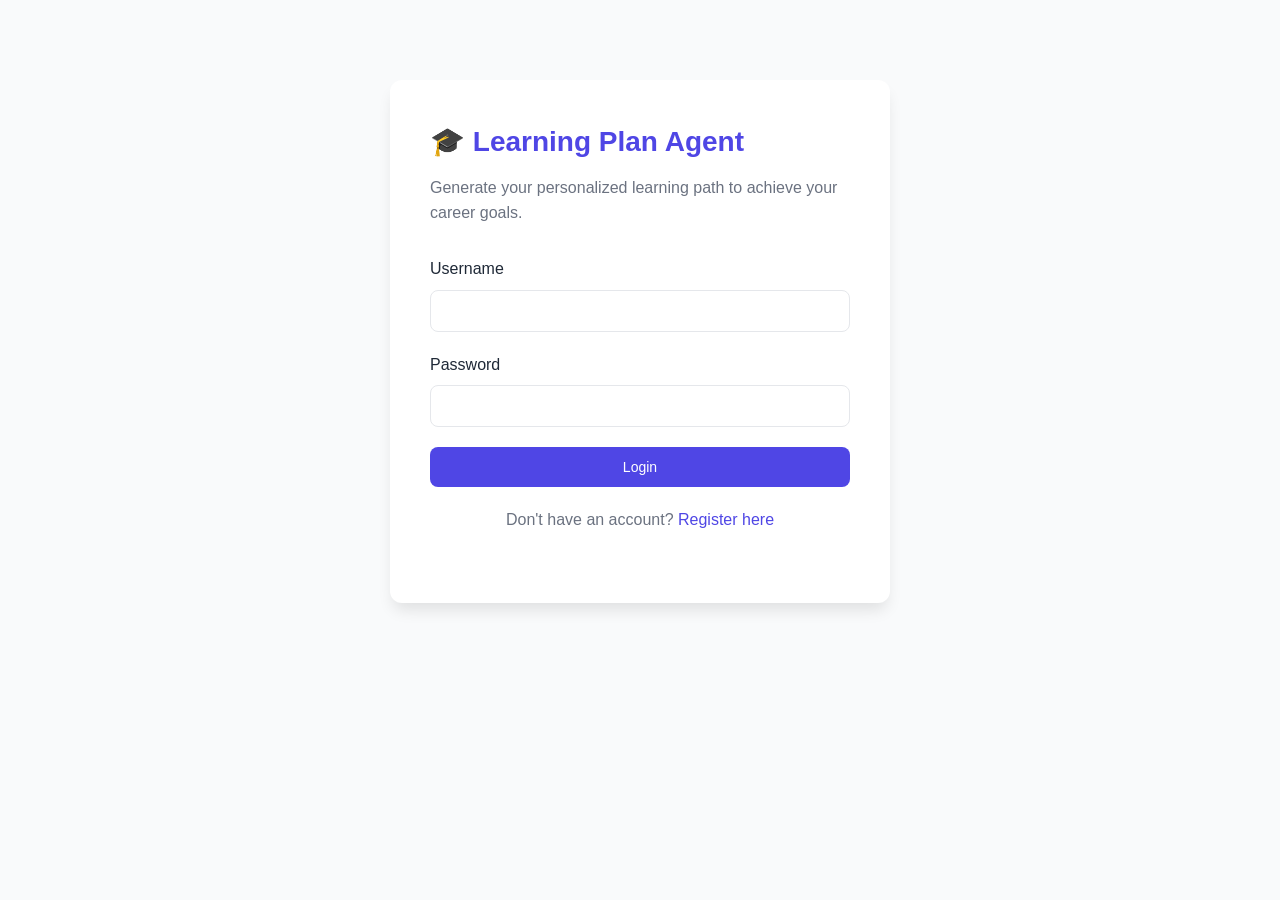
<file: frontend/index.html>
<!-- File: c:/Users/work/Documents/lp-agent/frontend/index.html -->
<!-- Purpose: Landing page and Login/Registration. -->

<!DOCTYPE html>
<html lang="en">
<head>
    <meta charset="UTF-8">
    <meta name="viewport" content="width=device-width, initial-scale=1.0">
    <title>Learning Plan Agent - Login</title>
    <link rel="stylesheet" href="css/styles.css">
</head>
<body>
    <div class="container">
        <h1>🎓 Learning Plan Agent</h1>
        <p>Generate your personalized learning path to achieve your career goals.</p>
        
        <div id="alertContainer"></div>
        
        <!-- Login Form -->
        <form id="loginForm" class="auth-form">
            <div class="form-group">
                <label for="loginUsername">Username</label>
                <input type="text" id="loginUsername" required autocomplete="username">
            </div>
            <div class="form-group">
                <label for="loginPassword">Password</label>
                <input type="password" id="loginPassword" required autocomplete="current-password">
            </div>
            <button type="submit" id="loginBtn">Login</button>
        </form>
        
        <p style="text-align: center; margin-top: 20px; color: #6b7280;">
            Don't have an account? <a href="#" id="showRegister" style="color: #4f46e5; text-decoration: none; font-weight: 500;">Register here</a>
        </p>
        
        <!-- Registration Form (Hidden by default) -->
        <form id="registerForm" class="auth-form hidden">
            <div class="form-group">
                <label for="regUsername">Username</label>
                <input type="text" id="regUsername" required autocomplete="username">
            </div>
            <div class="form-group">
                <label for="regPassword">Password</label>
                <input type="password" id="regPassword" required autocomplete="new-password">
            </div>
            <div class="form-group">
                <label for="currentRole">Current Role</label>
                <input type="text" id="currentRole" placeholder="e.g., Software Developer">
            </div>
            <div class="form-group">
                <label for="targetRole">Target Role</label>
                <input type="text" id="targetRole" placeholder="e.g., Machine Learning Engineer" required>
            </div>
            <div class="form-group">
                <label for="experience">Years of Experience</label>
                <input type="number" id="experience" min="0" max="50" value="0">
            </div>
            <button type="submit" id="registerBtn">Create Account</button>
        </form>
        
        <p style="text-align: center; margin-top: 20px; color: #6b7280;" id="backToLogin" class="hidden">
            Already have an account? <a href="#" id="showLogin" style="color: #4f46e5; text-decoration: none; font-weight: 500;">Login here</a>
        </p>
    </div>

    <script src="js/app.js"></script>
</body>
</html>
</file>
<file: frontend/css/styles.css>
/* File: c:/Users/work/Documents/lp-agent/frontend/css/styles.css */
/* Purpose: Styling for the Learning Plan Agent UI. */

:root {
    --primary-color: #4f46e5;
    --primary-hover: #4338ca;
    --secondary-color: #10b981;
    --danger-color: #ef4444;
    --text-primary: #1f2937;
    --text-secondary: #6b7280;
    --bg-light: #f9fafb;
    --bg-white: #ffffff;
    --border-color: #e5e7eb;
    --shadow: 0 1px 3px 0 rgba(0, 0, 0, 0.1);
    --shadow-lg: 0 10px 15px -3px rgba(0, 0, 0, 0.1);
}

* {
    margin: 0;
    padding: 0;
    box-sizing: border-box;
}

body {
    font-family: 'Inter', -apple-system, BlinkMacSystemFont, 'Segoe UI', Roboto, sans-serif;
    background: var(--bg-light);
    color: var(--text-primary);
    line-height: 1.6;
}

/* Container */
.container {
    width: 100%;
    max-width: 500px;
    margin: 80px auto;
    background: var(--bg-white);
    padding: 40px;
    border-radius: 12px;
    box-shadow: var(--shadow-lg);
}

.container h1 {
    color: var(--primary-color);
    margin-bottom: 10px;
    font-size: 28px;
}

.container p {
    color: var(--text-secondary);
    margin-bottom: 30px;
}

/* Forms */
.form-group {
    margin-bottom: 20px;
}

.form-group label {
    display: block;
    margin-bottom: 8px;
    font-weight: 500;
    color: var(--text-primary);
}

.form-group input,
.form-group select {
    width: 100%;
    padding: 12px 16px;
    border: 1px solid var(--border-color);
    border-radius: 8px;
    font-size: 14px;
    transition: border-color 0.2s;
}

.form-group input:focus,
.form-group select:focus {
    outline: none;
    border-color: var(--primary-color);
    box-shadow: 0 0 0 3px rgba(79, 70, 229, 0.1);
}

/* Buttons */
button, .btn {
    background: var(--primary-color);
    color: white;
    border: none;
    padding: 12px 24px;
    border-radius: 8px;
    cursor: pointer;
    font-size: 14px;
    font-weight: 500;
    transition: background 0.2s;
    width: 100%;
}

button:hover, .btn:hover {
    background: var(--primary-hover);
}

button:disabled {
    background: var(--text-secondary);
    cursor: not-allowed;
}

.btn-secondary {
    background: var(--bg-light);
    color: var(--text-primary);
    border: 1px solid var(--border-color);
}

.btn-secondary:hover {
    background: #e5e7eb;
}

.btn-small {
    padding: 8px 16px;
    font-size: 13px;
    width: auto;
}

/* Header/Navigation */
header {
    background: var(--bg-white);
    border-bottom: 1px solid var(--border-color);
    padding: 16px 24px;
    box-shadow: var(--shadow);
}

nav {
    max-width: 1200px;
    margin: 0 auto;
    display: flex;
    justify-content: space-between;
    align-items: center;
}

.logo {
    font-size: 20px;
    font-weight: 700;
    color: var(--primary-color);
}

.user-info {
    display: flex;
    align-items: center;
    gap: 16px;
}

.user-info span {
    color: var(--text-secondary);
    font-size: 14px;
}

/* Main Content */
main {
    max-width: 1200px;
    margin: 40px auto;
    padding: 0 24px;
}

section {
    background: var(--bg-white);
    padding: 32px;
    border-radius: 12px;
    box-shadow: var(--shadow);
    margin-bottom: 24px;
}

section h2 {
    font-size: 22px;
    margin-bottom: 20px;
    color: var(--text-primary);
}

/* Profile Section */
.profile-grid {
    display: grid;
    grid-template-columns: 1fr 1fr;
    gap: 16px;
    margin-bottom: 20px;
}

.profile-item {
    padding: 16px;
    background: var(--bg-light);
    border-radius: 8px;
}

.profile-item label {
    display: block;
    font-size: 12px;
    color: var(--text-secondary);
    margin-bottom: 4px;
    text-transform: uppercase;
    letter-spacing: 0.5px;
}

.profile-item .value {
    font-size: 16px;
    font-weight: 600;
    color: var(--text-primary);
}

/* Timeline */
.timeline-container {
    margin-top: 24px;
}

.timeline-item {
    display: flex;
    gap: 16px;
    padding: 20px;
    border-left: 3px solid var(--border-color);
    margin-bottom: 16px;
    position: relative;
    transition: all 0.2s;
}

.timeline-item:hover {
    border-left-color: var(--primary-color);
    background: var(--bg-light);
    border-radius: 0 8px 8px 0;
}

.timeline-item.completed {
    border-left-color: var(--secondary-color);
    opacity: 0.7;
}

.timeline-number {
    flex-shrink: 0;
    width: 32px;
    height: 32px;
    background: var(--primary-color);
    color: white;
    border-radius: 50%;
    display: flex;
    align-items: center;
    justify-content: center;
    font-weight: 600;
    font-size: 14px;
}

.timeline-item.completed .timeline-number {
    background: var(--secondary-color);
}

.timeline-content {
    flex: 1;
}

.timeline-content h3 {
    font-size: 16px;
    margin-bottom: 8px;
    color: var(--text-primary);
}

.timeline-meta {
    display: flex;
    gap: 16px;
    margin-bottom: 8px;
}

.badge {
    display: inline-block;
    padding: 4px 12px;
    border-radius: 12px;
    font-size: 12px;
    font-weight: 500;
}

.badge-beginner {
    background: #dbeafe;
    color: #1e40af;
}

.badge-intermediate {
    background: #fef3c7;
    color: #92400e;
}

.badge-advanced {
    background: #fce7f3;
    color: #9f1239;
}

.timeline-description {
    color: var(--text-secondary);
    font-size: 14px;
    margin-top: 8px;
}

/* Stats */
.stats-grid {
    display: grid;
    grid-template-columns: repeat(auto-fit, minmax(200px, 1fr));
    gap: 16px;
    margin-bottom: 24px;
}

.stat-card {
    padding: 20px;
    background: var(--bg-light);
    border-radius: 8px;
    text-align: center;
}

.stat-value {
    font-size: 32px;
    font-weight: 700;
    color: var(--primary-color);
    margin-bottom: 4px;
}

.stat-label {
    font-size: 14px;
    color: var(--text-secondary);
}

/* Loading State */
.loading {
    text-align: center;
    padding: 40px;
    color: var(--text-secondary);
}

.spinner {
    border: 3px solid var(--border-color);
    border-top: 3px solid var(--primary-color);
    border-radius: 50%;
    width: 40px;
    height: 40px;
    animation: spin 1s linear infinite;
    margin: 0 auto 16px;
}

@keyframes spin {
    0% { transform: rotate(0deg); }
    100% { transform: rotate(360deg); }
}

/* Alert Messages */
.alert {
    padding: 12px 16px;
    border-radius: 8px;
    margin-bottom: 20px;
    font-size: 14px;
}

.alert-error {
    background: #fee2e2;
    color: #991b1b;
    border: 1px solid #fecaca;
}

.alert-success {
    background: #d1fae5;
    color: #065f46;
    border: 1px solid #a7f3d0;
}

.completion-threshold-note {
    color: var(--text-secondary);
    font-size: 13px;
}

.certificate-btn {
    background: linear-gradient(135deg, #0f2747, #173d73);
    color: #f8f4ea;
}

.certificate-btn:hover {
    background: linear-gradient(135deg, #102033, #204f84);
}

.certificate-template {
    position: fixed;
    left: -99999px;
    top: 0;
    width: 794px;
    padding: 0;
    background: transparent;
}

.certificate-sheet {
    position: relative;
    width: 794px;
    min-height: 1122px;
    padding: 28px;
    background:
        radial-gradient(circle at top, rgba(184, 140, 77, 0.08), transparent 24%),
        radial-gradient(circle at bottom right, rgba(15, 39, 71, 0.09), transparent 30%),
        linear-gradient(180deg, #faf5e8, #fffdf8);
    color: #10233d;
    font-family: Georgia, "Times New Roman", serif;
}

.certificate-inner-frame {
    min-height: 1066px;
    border: 1px solid rgba(180, 139, 82, 0.55);
    box-shadow:
        inset 0 0 0 8px rgba(255, 252, 244, 0.95),
        inset 0 0 0 10px rgba(180, 139, 82, 0.16);
    padding: 58px 62px 56px;
}

.certificate-brand-mark {
    width: 64px;
    height: 64px;
    border-radius: 50%;
    display: flex;
    align-items: center;
    justify-content: center;
    background: #10233d;
    color: #f8f4ea;
    font-size: 21px;
    font-weight: 700;
    letter-spacing: 0.12em;
    margin: 0 auto 18px;
}

.certificate-header {
    display: flex;
    flex-direction: column;
    align-items: center;
    text-align: center;
    margin-bottom: 44px;
}

.certificate-brand-label {
    margin: 0;
    font-size: 14px;
    font-weight: 700;
    letter-spacing: 0.26em;
    text-transform: uppercase;
}

.certificate-brand-subtitle {
    margin: 6px 0 0;
    font-size: 14px;
    color: #5f6f82;
}

.certificate-title-block {
    text-align: center;
    margin-bottom: 48px;
}

.certificate-kicker {
    margin: 0 0 12px;
    color: #b48b52;
    text-transform: uppercase;
    letter-spacing: 0.28em;
    font-size: 12px;
    font-weight: 700;
}

.certificate-main-title {
    margin: 0;
    font-size: 56px;
    line-height: 1.08;
    font-weight: 700;
}

.certificate-subtitle {
    margin: 14px 0 0;
    font-size: 18px;
    color: #4f6278;
}

.certificate-award-copy {
    text-align: center;
    margin: 0 auto 56px;
    max-width: 620px;
}

.certificate-award-copy p {
    margin: 0;
    color: #4f6278;
    font-size: 22px;
    line-height: 1.45;
}

.certificate-lead {
    margin-bottom: 18px;
}

.certificate-award-copy h2 {
    margin: 0 0 18px;
    font-size: 50px;
    line-height: 1.08;
    color: #10233d;
}

.certificate-divider {
    width: 120px;
    height: 2px;
    margin: 28px auto 26px;
    background: linear-gradient(90deg, rgba(180, 139, 82, 0.2), #b48b52, rgba(180, 139, 82, 0.2));
}

.certificate-award-copy h3 {
    margin: 0;
    font-size: 34px;
    line-height: 1.2;
    color: #173d73;
}

.certificate-lower {
    border-top: 1px solid rgba(180, 139, 82, 0.45);
    padding-top: 34px;
}

.certificate-meta-grid {
    display: grid;
    grid-template-columns: repeat(2, minmax(0, 1fr));
    gap: 18px 28px;
    margin-bottom: 34px;
}

.certificate-meta-item {
    min-height: 68px;
}

.certificate-meta-item-wide {
    grid-column: 1 / -1;
}

.certificate-meta-label {
    display: block;
    margin-bottom: 8px;
    color: #6e7b8b;
    font-size: 11px;
    font-weight: 700;
    letter-spacing: 0.16em;
    text-transform: uppercase;
}

.certificate-meta-value {
    display: block;
    color: #10233d;
    font-size: 20px;
    line-height: 1.4;
}

.certificate-endorsement {
    display: grid;
    grid-template-columns: 150px 1fr;
    gap: 26px;
    align-items: center;
}

.certificate-seal {
    display: flex;
    align-items: center;
    justify-content: center;
}

.certificate-seal-inner {
    width: 126px;
    height: 126px;
    border-radius: 50%;
    border: 5px double #b48b52;
    display: flex;
    align-items: center;
    justify-content: center;
    background: radial-gradient(circle, rgba(180, 139, 82, 0.16), rgba(180, 139, 82, 0.03));
    color: #10233d;
    font-size: 17px;
    font-weight: 700;
    text-transform: uppercase;
    letter-spacing: 0.08em;
}

.certificate-signature-block {
    text-align: left;
    padding-top: 18px;
}

.certificate-signature-line {
    width: 240px;
    border-top: 1px solid rgba(16, 35, 61, 0.7);
    margin-bottom: 10px;
}

.certificate-signature-name,
.certificate-signature-title {
    margin: 0;
}

.certificate-signature-name {
    font-size: 20px;
    color: #10233d;
}

.certificate-signature-title {
    margin-top: 4px;
    color: #6e7b8b;
    font-size: 14px;
}

/* Hidden utility */
.hidden {
    display: none !important;
}

/* Responsive */
@media (max-width: 768px) {
    .profile-grid {
        grid-template-columns: 1fr;
    }
    
    main {
        padding: 0 16px;
    }
    
    section {
        padding: 20px;
    }
}
</file>
